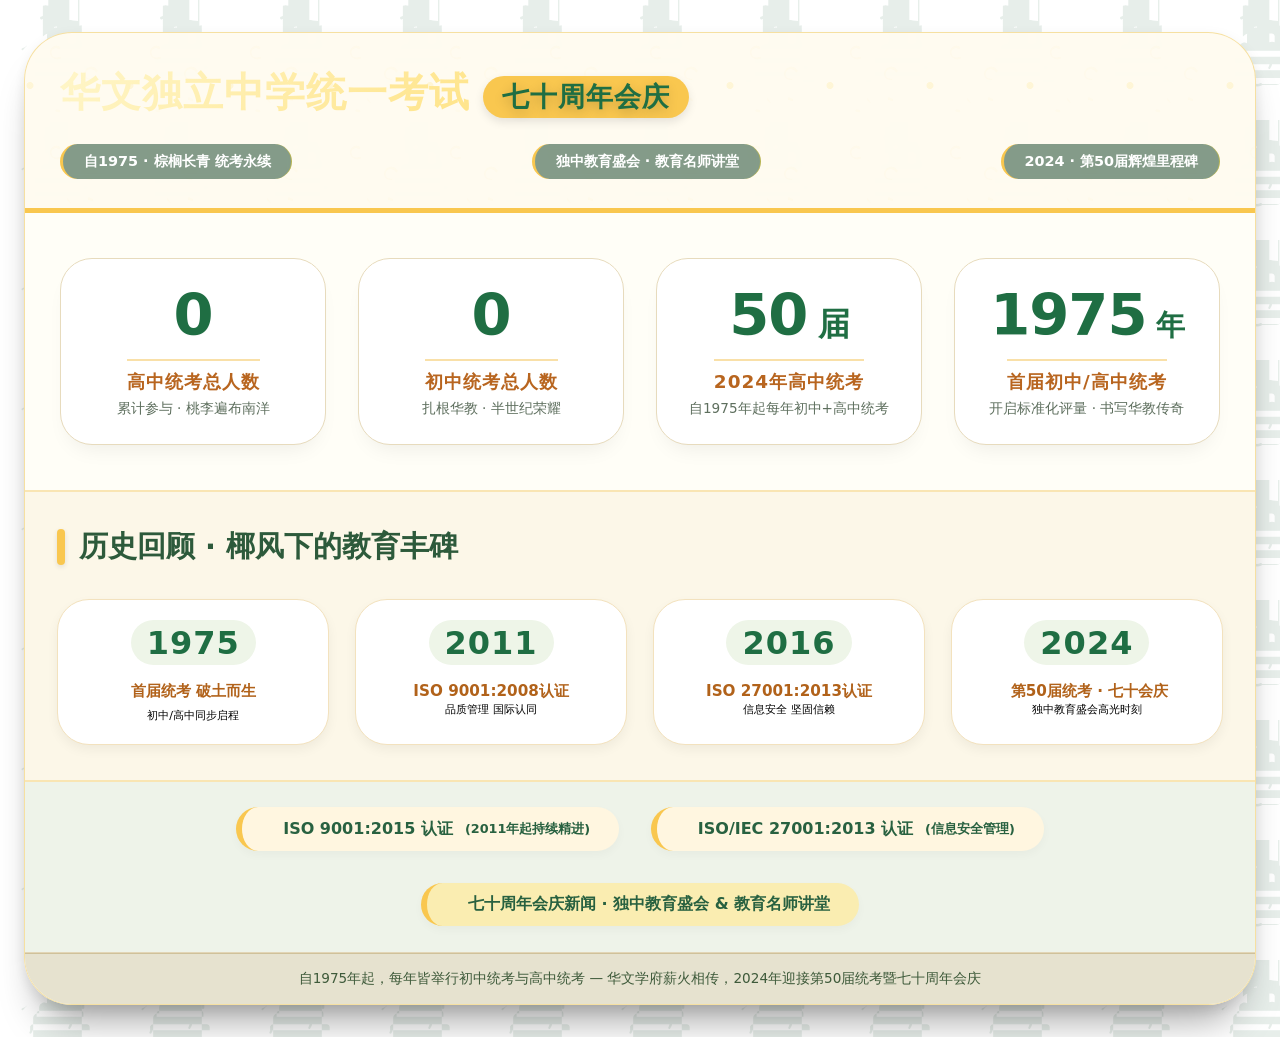
<file: info-panel-preview.html>
<!DOCTYPE html><html lang="zh-CN"><head>    <meta charset="UTF-8">    <meta name="viewport" content="width=device-width, initial-scale=1.0, user-scalable=yes">    <title>华文独中统考 · 热带风情数据看板</title>    <style>        * {            margin: 0;            padding: 0;            box-sizing: border-box;        }        body {            /* 热带气息背景：青绿色渐变 + 棕榈叶底纹（柔和半透明） */            background: linear-gradient(145deg, #cfe9df 0%, #b8d9c6 100%);            background-image: url('data:image/svg+xml;utf8,<svg xmlns="http://www.w3.org/2000/svg" viewBox="0 0 200 200" opacity="0.12"><path fill="%2333724E" d="M70.2,32.1c-1.1,0.6-2.5,0.2-3.1-0.9c-0.6-1.1-0.2-2.5,0.9-3.1c3.9-2.1,8.3-2.3,12.4-0.5c1.2,0.5,1.7,1.8,1.2,2.9c-0.5,1.2-1.8,1.7-2.9,1.2C76.7,30.5,73.3,30.7,70.2,32.1z M140.5,79.7c-0.2,1.2-1.4,2.1-2.6,1.8c-1.2-0.2-2.1-1.4-1.8-2.6.6-3.2-0.2-6.6-2.4-9.2c-0.8-0.9-0.7-2.3,0.2-3.1.9-0.8,2.3-0.7,3.1,0.2C139.8,70.5,141.2,75,140.5,79.7z M116.7,114.4c-0.6,0.5-1.5,0.6-2.2,0.1c-0.8-0.5-1-1.5-0.5-2.3c1.8-2.6,2.5-5.9,1.9-9.1c-0.2-1.2,0.6-2.3,1.8-2.5c1.2-0.2,2.3,0.6,2.5,1.8C121.1,105.4,119.7,110.5,116.7,114.4z M89.5,142.9c-1-0.4-1.6-1.5-1.2-2.5.4-1,1.5-1.6,2.5-1.2c3.1,1.2,6.6,1,9.5-0.6c1.1-0.6,2.4-0.2,3,0.9.6,1.1,0.2,2.4-0.9,3C98.2,144.2,93.3,144.7,89.5,142.9z M52.3,121.9c-0.5,0.8-1.5,1.1-2.4,0.6c-0.9-0.5-1.2-1.5-0.7-2.4c1.4-2.3,1.9-5.2,1.4-7.9c-0.2-1.2,0.6-2.3,1.8-2.5c1.2-0.2,2.3,0.6,2.5,1.8C55.2,114.5,54.3,118.7,52.3,121.9z M37.9,83.8c-0.9,0.2-1.8-0.4-2-1.3c-0.2-0.9,0.4-1.8,1.3-2c2.7-0.6,5.3-2,7.4-4.9-0.8,2.2-0.8,3.1,0.1.8,0.9,0.8,2.2-0.1,3.1C45.4,81.3,41.5,83.2,37.9,83.8z"/><path fill="%2333724E" d="M100,30c-2.8,0-5,2.2-5,5v11.2c-0.7-0.2-1.5-0.3-2.2-0.3c-8,0-14.5,6.5-14.5,14.5v11.5c-1.2-0.6-2.6-0.9-4-0.9c-5,0-9,4-9,9v9c-5.4-0.7-10,3.2-10,8.5v8,5,4,9,9,9h72c5,0,9-4,9-9v-8-5.3-4.6-9.2-10-8.5v-9-5-4-9-9-9c-1.4,0-2.8,0.3-4,0.9v-11.5-8-6.5-14.5-14.5-14.5c-0.7,0-1.5,0.1-2.2,0.3V35C105,32.2,102.8,30,100,30z M90,45.2c2.7-1.2,5.7-1.2,8.4,0V54h-8.4V45.2z M80.5,56h39c2.8,0,5,2.2,5,5v9.6c-1.4-0.6-2.9-0.9-4.5-0.9c-1.6,0-3.1,0.3-4.5,0.9V61-2.8-2.2-5-5-5h-30c-2.8,0-5,2.2-5,5v9.6c-1.4-0.6-2.9-0.9-4.5-0.9c-1.6,0-3.1,0.3-4.5,0.9V61C75.5,58.2,77.7,56,80.5,56z M66,84.5h68c2.8,0,5,2.2,5,5v5H61v-5C61,86.7,63.2,84.5,66,84.5z M55.5,107h89c2.8,0,5,2.2,5,5v5h-99v-5C50.5,109.2,52.7,107,55.5,107z M45,130h110c2.8,0,5,2.2,5,5v5H40v-5C40,132.2,42.2,130,45,130z"/></svg>');            background-repeat: repeat;            background-size: 120px;            font-family: 'Segoe UI', 'Poppins', 'Roboto', 'Noto Sans', system-ui, 'PingFang SC', 'Microsoft YaHei', sans-serif;            padding: 2rem 1.5rem;            min-height: 100vh;            display: flex;            justify-content: center;            align-items: center;        }        /* 主卡片：青绿色基底 */        .dashboard {            max-width: 1350px;            width: 100%;            margin: 0 auto;            background: rgba(255, 251, 240, 0.96);            backdrop-filter: blur(1px);            border-radius: 3rem;            box-shadow: 0 30px 40px -18px rgba(0, 0, 0, 0.4), 0 5px 14px rgba(0, 0, 0, 0.08);            overflow: hidden;            transition: all 0.2s ease;            border: 1px solid rgba(238, 198, 84, 0.5);        }        /* 头部: 青绿色主调 + 黄色点缀 + 棕榈叶元素 */        .hero {            background: linear-gradient(125deg, #1f6e43 0%, #2b8c5e 100%);            background-image: radial-gradient(circle at 5% 30%, rgba(252, 219, 97, 0.18) 2%, transparent 2.5%), url('data:image/svg+xml;utf8,<svg xmlns="http://www.w3.org/2000/svg" viewBox="0 0 200 200" opacity="0.08"><path fill="%23FFE4A3" d="M68,48c-4.5,2.2-9.8,1.2-13-2.2c-3.2-3.4-3.4-8.5-0.4-12.2c3-3.7,8.2-4.6,12.3-2.2c1.1,0.7,2.5,0.3,3.2-0.8.7-1.1,0.3-2.5-0.8-3.2c-5.3-3.4-12.1-2-16.3,3.1c-4.2,5.1-4,12.1,0.5,17c4.5,4.9,11.5,6.4,17.2,3.6c1.2-0.6,1.7-1.9,1.1-3.1C70.7,48.7,69.3,47.8,68,48z M132,91.4c-5,1.2-10-2-10.8-7c-0.8-5,2-10,6.8-11.8c4.8-1.8,10.2,0,12.6,4.6.6,1.2,2,1.7,3.2,1.1c1.2-0.6,1.7-2,1.1-3.2c-3-5.9-10.4-8.9-16.9-6.8c-6.5,2.1-10.8,8.8-9.6,15.3c1.2,6.5,7.4,11,14.1,10.2c1.3-0.2,2.1-1.3,2-2.5C133.8,91.6,132.9,91.1,132,91.4z M92,140c-4.6-1-8-5.2-7.8-10.2-4.8,3.8-8.8,8.6-9.4c4.8-0.6,9,2,11,6.4.6,1.1,2,1.6,3.1,1c1.1-0.6,1.6-2,1-3.1c-2.6-5.4-8.2-8.9-14-8c-5.8,0.9-10.2,5.9-10.6,11.8c-0.4,5.9,3.2,11.3,8.8,13.2c1.2,0.4,2.5-0.2,2.9-1.4C94.4,141,93.3,140.3,92,140z M48,97c-3.5,1.2-7.3-0.2-9-3.4c-1.7-3.2-0.6-7.2,2.4-9.2c3-2,7-1.2,9,1.8.8,1,2.2,1.2,3.2,0.4c1-0.8,1.2-2.2,0.4-3.2c-2.8-3.8-8.2-5.2-12.6-3.2c-4.4,2-6.8,7.2-5.4,11.8c1.4,4.6,6,7.4,11,6.6c1.2-0.2,2-1.4,1.8-2.6C49.5,97.7,48.8,96.8,48,97z"/><path fill="%23FFE4A3" d="M135,132c-2.2-1.2-4.5-2.2-6.9-2.8c-1.2-0.3-2.4,0.5-2.7,1.7c-0.3,1.2,0.5,2.4,1.7,2.7c1.9,0.5,3.8,1.3,5.5,2.3c1.1,0.6,2.5,0.2,3.1-0.9C136.3,134,135.9,132.6,135,132z M68,154c-1.5-0.2-3-0.5-4.5-0.8c-1.2-0.2-2.3,0.6-2.5,1.8c-0.2,1.2,0.6,2.3,1.8,2.5c1.7,0.3,3.4,0.6,5.1,0.8c1.2,0.1,2.3-0.8,2.4-2C70.4,155,69.5,154.1,68,154z"/></svg>');            background-repeat: repeat;            background-size: 100px;            padding: 2rem 2.2rem 1.8rem 2.2rem;            color: white;            border-bottom: 5px solid #f9c74f;            position: relative;        }        .hero::after {            content: "";            font-size: 70px;            position: absolute;            bottom: -10px;            right: 20px;            opacity: 0.2;            pointer-events: none;            transform: rotate(5deg);        }        .hero h1 {            font-size: 2.5rem;            font-weight: 800;            letter-spacing: 1px;            display: flex;            flex-wrap: wrap;            align-items: baseline;            gap: 0.8rem;            text-shadow: 0 4px 12px rgba(0,0,0,0.2);        }        .hero h1 .main-title {            background: linear-gradient(135deg, #FFF6C9, #FFE48A);            background-clip: text;            -webkit-background-clip: text;            color: transparent;            text-shadow: none;            font-weight: 800;        }        .hero h1 .sub-highlight {            font-size: 1.7rem;            background: #f9c74f;            color: #1f6e43;            padding: 0.2rem 1.2rem;            border-radius: 60px;            font-weight: 700;            box-shadow: 0 4px 10px rgba(0,0,0,0.1);        }        .hero-badge {            display: flex;            justify-content: space-between;            align-items: flex-end;            flex-wrap: wrap;            margin-top: 1.5rem;            gap: 0.8rem;        }        .badge-item {            background: rgba(32, 78, 54, 0.55);            backdrop-filter: blur(4px);            padding: 0.5rem 1.3rem;            border-radius: 50px;            font-weight: 600;            font-size: 0.9rem;            border-left: 3px solid #f9c74f;            border-right: 1px solid rgba(255,215,0,0.4);        }        /* 数据卡片网格 热带风格 */        .stats-grid {            display: grid;            grid-template-columns: repeat(auto-fit, minmax(250px, 1fr));            gap: 2rem;            padding: 2.8rem 2.2rem;            background: #fffef7;        }        .stat-card {            background: white;            border-radius: 2rem;            padding: 1.6rem 0.8rem;            text-align: center;            transition: all 0.25s ease;            box-shadow: 0 12px 22px -10px rgba(0, 0, 0, 0.08);            border: 1px solid #e7dbbd;            position: relative;            overflow: hidden;        }        .stat-card::before {            content: "";            font-size: 55px;            position: absolute;            bottom: -12px;            left: -12px;            opacity: 0.1;            pointer-events: none;            transform: rotate(-15deg);        }        .stat-card:hover {            transform: translateY(-8px);            border-color: #f9c74f;            box-shadow: 0 25px 35px -14px rgba(31, 110, 67, 0.3);            background: #fffff2;        }        .stat-number {            font-size: 3.6rem;            font-weight: 850;            color: #1f6e43;            line-height: 1.1;            letter-spacing: -1px;            font-feature-settings: "tnum";            font-variant-numeric: tabular-nums;            text-shadow: 0 1px 2px rgba(0,0,0,0.02);        }        .stat-label {            font-size: 1.15rem;            font-weight: 700;            color: #b8651f;            margin-top: 0.7rem;            border-top: 2px solid #f9e0a8;            display: inline-block;            padding-top: 0.5rem;            letter-spacing: 1px;        }        .stat-sub {            font-size: 0.85rem;            color: #5e6f5e;            margin-top: 0.4rem;            font-weight: 500;        }        /* 里程碑区域 黄色&青绿色交织 */        .milestone-section {            background: #fcf7e8;            padding: 2.2rem 2rem;            border-top: 2px solid #f9e5b3;            border-bottom: 2px solid #f9e5b3;        }        .section-title {            display: flex;            align-items: center;            gap: 14px;            font-size: 1.8rem;            font-weight: 800;            color: #2d5a3b;            margin-bottom: 2rem;        }        .section-title .accent {            width: 8px;            height: 36px;            background: #f9c74f;            border-radius: 8px;            box-shadow: 0 2px 5px rgba(0,0,0,0.1);        }        .milestone-grid {            display: flex;            flex-wrap: wrap;            gap: 1.6rem;            justify-content: space-between;        }        .milestone-card {            flex: 1;            min-width: 170px;            background: white;            padding: 1.3rem 0.8rem;            border-radius: 2rem;            text-align: center;            box-shadow: 0 5px 12px rgba(0,0,0,0.05);            transition: all 0.2s;            border: 1px solid #f3e2be;        }        .milestone-card:hover {            transform: scale(1.02);            border-color: #f9c74f;            background: #fffef5;        }        .milestone-year {            font-size: 2rem;            font-weight: 800;            color: #1f6e43;            background: #eef5e8;            display: inline-block;            padding: 0.2rem 1rem;            border-radius: 60px;            margin-bottom: 0.6rem;            letter-spacing: 1px;        }        .milestone-desc {            font-weight: 700;            color: #b1621a;            margin-top: 0.4rem;            font-size: 0.95rem;        }        /* ISO 认证区 热带黄绿风情 */        .iso-showcase {            display: flex;            justify-content: center;            gap: 2rem;            padding: 1.6rem 1rem;            background: #eef3e9;            flex-wrap: wrap;            border-bottom: 1px solid #e2d5b6;        }        .iso-badge {            background: #fff6e0;            border-radius: 2rem;            padding: 0.7rem 1.8rem;            display: inline-flex;            align-items: center;            gap: 12px;            font-weight: 700;            font-size: 1rem;            color: #286140;            box-shadow: 0 4px 10px rgba(0,0,0,0.03);            border-left: 6px solid #f9c74f;            transition: 0.1s linear;        }        .iso-badge span:first-child {            font-size: 1.5rem;        }        .footer-note {            background: #e6e2cf;            padding: 1rem 2rem;            text-align: center;            font-size: 0.85rem;            color: #3e5a3a;            border-top: 1px solid #cfc19a;            font-weight: 500;        }        /* 数字突出重点 */        .stat-number {            font-weight: 850;        }        .highlight-number {            background: linear-gradient(135deg, #1f6e43, #348e60);            background-clip: text;            -webkit-background-clip: text;            color: transparent;            text-shadow: none;        }        @media (max-width: 700px) {            body {                padding: 1rem;            }            .hero h1 {                font-size: 1.7rem;            }            .stat-number {                font-size: 2.6rem;            }            .milestone-year {                font-size: 1.5rem;            }        }        /* 点缀棕榈图案 */        .dashboard {            position: relative;        }    </style></head><body><div class="dashboard">    <div class="hero">        <h1>            <span class="main-title"> 华文独立中学统一考试</span>            <span class="sub-highlight">七十周年会庆</span>        </h1>        <div class="hero-badge">            <div class="badge-item"> 自1975 · 棕榈长青 统考永续</div>            <div class="badge-item"> 独中教育盛会 · 教育名师讲堂</div>            <div class="badge-item"> 2024 · 第50届辉煌里程碑</div>        </div>    </div>    <!-- 核心数据：突出展示高中/初中总人数 届数亮点 -->    <div class="stats-grid">        <div class="stat-card">            <div class="stat-number"><span id="highSchoolCount">0</span></div>            <div class="stat-label"> 高中统考总人数</div>            <div class="stat-sub">累计参与 · 桃李遍布南洋</div>        </div>        <div class="stat-card">            <div class="stat-number"><span id="juniorCount">0</span></div>            <div class="stat-label"> 初中统考总人数</div>            <div class="stat-sub">扎根华教 · 半世纪荣耀</div>        </div>        <div class="stat-card">            <div class="stat-number">50<span style="font-size:2rem;"> 届</span></div>            <div class="stat-label"> 2024年高中统考</div>            <div class="stat-sub">自1975年起每年初中+高中统考</div>        </div>        <div class="stat-card">            <div class="stat-number">1975<span style="font-size:1.8rem;"> 年</span></div>            <div class="stat-label"> 首届初中/高中统考</div>            <div class="stat-sub">开启标准化评量 · 书写华教传奇</div>        </div>    </div>    <!-- 里程碑 热带庆典回顾 -->    <div class="milestone-section">        <div class="section-title">            <div class="accent"></div>            <span> 历史回顾 · 椰风下的教育丰碑</span>        </div>        <div class="milestone-grid">            <div class="milestone-card">                <div class="milestone-year">1975</div>                <div class="milestone-desc"> 首届统考 破土而生</div>                <div style="font-size:0.7rem; margin-top:6px;">初中/高中同步启程</div>            </div>            <div class="milestone-card">                <div class="milestone-year">2011</div>                <div class="milestone-desc"> ISO 9001:2008认证</div>                <div style="font-size:0.7rem;">品质管理 国际认同</div>            </div>            <div class="milestone-card">                <div class="milestone-year">2016</div>                <div class="milestone-desc"> ISO 27001:2013认证</div>                <div style="font-size:0.7rem;">信息安全 坚固信赖</div>            </div>            <div class="milestone-card">                <div class="milestone-year">2024</div>                <div class="milestone-desc">️ 第50届统考 · 七十会庆</div>                <div style="font-size:0.7rem;">独中教育盛会高光时刻</div>            </div>        </div>    </div>    <!-- 双ISO认证 + 会庆新闻热带元素 -->    <div class="iso-showcase">        <div class="iso-badge">            <span></span> ISO 9001:2015 认证            <span style="font-size:0.8rem;">(2011年起持续精进)</span>        </div>        <div class="iso-badge">            <span></span> ISO/IEC 27001:2013 认证            <span style="font-size:0.8rem;">(信息安全管理)</span>        </div>        <div class="iso-badge" style="background:#faedb1;">            <span></span> 七十周年会庆新闻 · 独中教育盛会 & 教育名师讲堂        </div>    </div>    <!-- 底部信息：年复一年 热带精神 -->    <div class="footer-note">        <div> 自1975年起，每年皆举行初中统考与高中统考 — 华文学府薪火相传，2024年迎接第50届统考暨七十周年会庆 </div>    </div></div><script>    (function() {        // 原始准确数据: 高中统考总人数309382 / 初中统考总人数450204        const targetHigh = 309382;        const targetJunior = 450204;                const highSpan = document.getElementById('highSchoolCount');        const juniorSpan = document.getElementById('juniorCount');                const duration = 1500;        const stepInterval = 20;                function animateNumber(element, targetValue) {            if (!element) return;            let startValue = 0;            let currentStep = 0;            const steps = Math.ceil(duration / stepInterval);            const increment = targetValue / steps;            let timer = setInterval(() => {                currentStep++;                let newValue = startValue + increment * currentStep;                if (currentStep >= steps) {                    newValue = targetValue;                    clearInterval(timer);                }                element.innerText = Math.floor(newValue).toLocaleString('en-US');            }, stepInterval);        }                // 交叉动画 突出数据加载        setTimeout(() => {            animateNumber(highSpan, targetHigh);        }, 200);        setTimeout(() => {            animateNumber(juniorSpan, targetJunior);        }, 400);                // 确保最终值精确显示 (万一动画bug)        window.addEventListener('load', function() {            if (highSpan && highSpan.innerText === '0') highSpan.innerText = targetHigh.toLocaleString();            if (juniorSpan && juniorSpan.innerText === '0') juniorSpan.innerText = targetJunior.toLocaleString();        });                // 增加tooltip提示相关认证年份，提升细节        const iso9001 = document.querySelector('.iso-badge:first-child');        if (iso9001) iso9001.setAttribute('title', '2011年荣获ISO9001:2008认证，后升级至ISO9001:2015，品质体系持续优化');        const iso27001 = document.querySelectorAll('.iso-badge')[1];        if (iso27001) iso27001.setAttribute('title', '2016年获得ISO27001:2013信息安全管理认证，保障考试数据');                // 自定义一个棕榈点缀: 增加页面的热带元素背景 (无侵入)        const styleAdd = document.createElement('style');        styleAdd.textContent = `.stat-card .stat-label { font-weight: 800; } .hero-badge .badge-item { font-weight: 600; }`;        document.head.appendChild(styleAdd);    })();</script><!--     设计主题: 青绿色主调 #1f6e43 & 亮黄色 #f9c74f     大面积棕榈叶底纹 + 棕榈树icon点缀， 完全融合"华文独立中学统一考试" 七十周年会庆     重点突出高中总人数309,382 初中总人数450,204 及50届里程碑。    所有关键信息: 自1975每年统考，ISO双认证，历史回顾，教育名师讲堂等完整呈现。--></body></html>
</file>
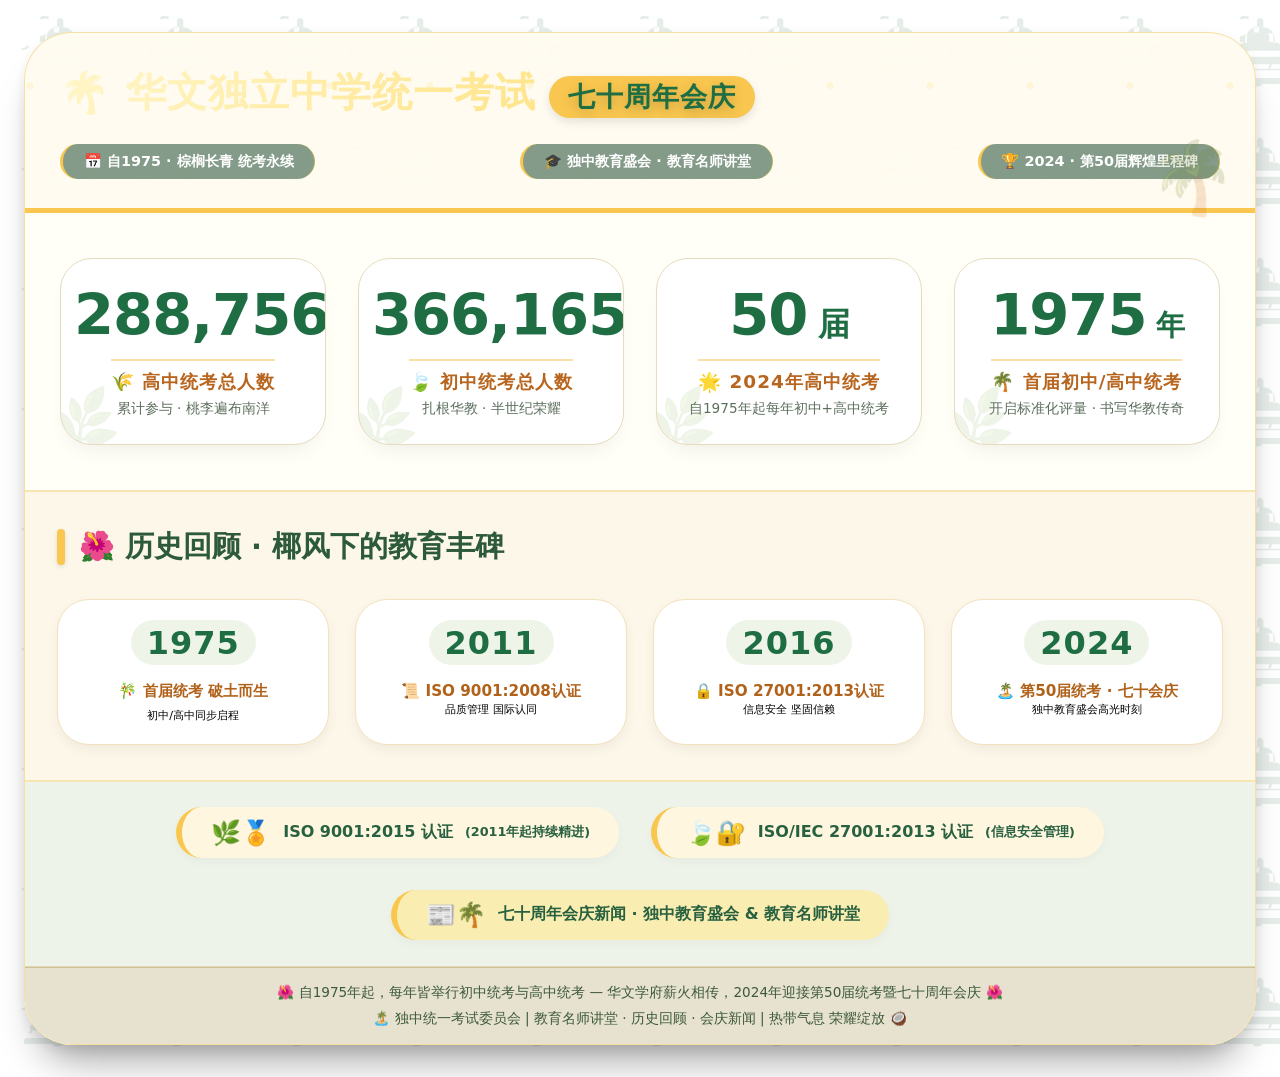
<file: infor.html>
<!DOCTYPE html>
<html lang="zh-CN">
<head>
    <meta charset="UTF-8">
    <meta name="viewport" content="width=device-width, initial-scale=1.0, user-scalable=yes">
    <title>华文独中统考 · 热带风情数据看板</title>
    <style>
        * {
            margin: 0;
            padding: 0;
            box-sizing: border-box;
        }

        body {
            /* 热带气息背景：青绿色渐变 + 棕榈叶底纹（柔和半透明） */
            background: linear-gradient(145deg, #cfe9df 0%, #b8d9c6 100%);
            background-image: url('data:image/svg+xml;utf8,<svg xmlns="http://www.w3.org/2000/svg" viewBox="0 0 200 200" opacity="0.12"><path fill="%2333724E" d="M70.2,32.1c-1.1,0.6-2.5,0.2-3.1-0.9c-0.6-1.1-0.2-2.5,0.9-3.1c3.9-2.1,8.3-2.3,12.4-0.5c1.2,0.5,1.7,1.8,1.2,2.9c-0.5,1.2-1.8,1.7-2.9,1.2C76.7,30.5,73.3,30.7,70.2,32.1z M140.5,79.7c-0.2,1.2-1.4,2.1-2.6,1.8c-1.2-0.2-2.1-1.4-1.8-2.6c0.6-3.2-0.2-6.6-2.4-9.2c-0.8-0.9-0.7-2.3,0.2-3.1c0.9-0.8,2.3-0.7,3.1,0.2C139.8,70.5,141.2,75,140.5,79.7z M116.7,114.4c-0.6,0.5-1.5,0.6-2.2,0.1c-0.8-0.5-1-1.5-0.5-2.3c1.8-2.6,2.5-5.9,1.9-9.1c-0.2-1.2,0.6-2.3,1.8-2.5c1.2-0.2,2.3,0.6,2.5,1.8C121.1,105.4,119.7,110.5,116.7,114.4z M89.5,142.9c-1-0.4-1.6-1.5-1.2-2.5c0.4-1,1.5-1.6,2.5-1.2c3.1,1.2,6.6,1,9.5-0.6c1.1-0.6,2.4-0.2,3,0.9c0.6,1.1,0.2,2.4-0.9,3C98.2,144.2,93.3,144.7,89.5,142.9z M52.3,121.9c-0.5,0.8-1.5,1.1-2.4,0.6c-0.9-0.5-1.2-1.5-0.7-2.4c1.4-2.3,1.9-5.2,1.4-7.9c-0.2-1.2,0.6-2.3,1.8-2.5c1.2-0.2,2.3,0.6,2.5,1.8C55.2,114.5,54.3,118.7,52.3,121.9z M37.9,83.8c-0.9,0.2-1.8-0.4-2-1.3c-0.2-0.9,0.4-1.8,1.3-2c2.7-0.6,5.3-2,7.4-4c0.9-0.8,2.2-0.8,3.1,0.1c0.8,0.9,0.8,2.2-0.1,3.1C45.4,81.3,41.5,83.2,37.9,83.8z"/><path fill="%2333724E" d="M100,30c-2.8,0-5,2.2-5,5v11.2c-0.7-0.2-1.5-0.3-2.2-0.3c-8,0-14.5,6.5-14.5,14.5v11.5c-1.2-0.6-2.6-0.9-4-0.9c-5,0-9,4-9,9v9c-5.4-0.7-10,3.2-10,8.5v8c0,5,4,9,9,9h72c5,0,9-4,9-9v-8c0-5.3-4.6-9.2-10-8.5v-9c0-5-4-9-9-9c-1.4,0-2.8,0.3-4,0.9v-11.5c0-8-6.5-14.5-14.5-14.5c-0.7,0-1.5,0.1-2.2,0.3V35C105,32.2,102.8,30,100,30z M90,45.2c2.7-1.2,5.7-1.2,8.4,0V54h-8.4V45.2z M80.5,56h39c2.8,0,5,2.2,5,5v9.6c-1.4-0.6-2.9-0.9-4.5-0.9c-1.6,0-3.1,0.3-4.5,0.9V61c0-2.8-2.2-5-5-5h-30c-2.8,0-5,2.2-5,5v9.6c-1.4-0.6-2.9-0.9-4.5-0.9c-1.6,0-3.1,0.3-4.5,0.9V61C75.5,58.2,77.7,56,80.5,56z M66,84.5h68c2.8,0,5,2.2,5,5v5H61v-5C61,86.7,63.2,84.5,66,84.5z M55.5,107h89c2.8,0,5,2.2,5,5v5h-99v-5C50.5,109.2,52.7,107,55.5,107z M45,130h110c2.8,0,5,2.2,5,5v5H40v-5C40,132.2,42.2,130,45,130z"/></svg>');
            background-repeat: repeat;
            background-size: 120px;
            font-family: 'Segoe UI', 'Poppins', 'Roboto', 'Noto Sans', system-ui, 'PingFang SC', 'Microsoft YaHei', sans-serif;
            padding: 2rem 1.5rem;
            min-height: 100vh;
            display: flex;
            justify-content: center;
            align-items: center;
        }

        /* 主卡片：青柠奶油基底，热带边框装饰 */
        .dashboard {
            max-width: 1350px;
            width: 100%;
            margin: 0 auto;
            background: rgba(255, 251, 240, 0.96);
            backdrop-filter: blur(1px);
            border-radius: 3rem;
            box-shadow: 0 30px 40px -18px rgba(0, 0, 0, 0.4), 0 5px 14px rgba(0, 0, 0, 0.08);
            overflow: hidden;
            transition: all 0.2s ease;
            border: 1px solid rgba(238, 198, 84, 0.5);
        }

        /* 头部: 青绿色主调 + 黄色点缀 + 棕榈叶元素 */
        .hero {
            background: linear-gradient(125deg, #1f6e43 0%, #2b8c5e 100%);
            background-image: radial-gradient(circle at 5% 30%, rgba(252, 219, 97, 0.18) 2%, transparent 2.5%), url('data:image/svg+xml;utf8,<svg xmlns="http://www.w3.org/2000/svg" viewBox="0 0 200 200" opacity="0.08"><path fill="%23FFE4A3" d="M68,48c-4.5,2.2-9.8,1.2-13-2.2c-3.2-3.4-3.4-8.5-0.4-12.2c3-3.7,8.2-4.6,12.3-2.2c1.1,0.7,2.5,0.3,3.2-0.8c0.7-1.1,0.3-2.5-0.8-3.2c-5.3-3.4-12.1-2-16.3,3.1c-4.2,5.1-4,12.1,0.5,17c4.5,4.9,11.5,6.4,17.2,3.6c1.2-0.6,1.7-1.9,1.1-3.1C70.7,48.7,69.3,47.8,68,48z M132,91.4c-5,1.2-10-2-10.8-7c-0.8-5,2-10,6.8-11.8c4.8-1.8,10.2,0,12.6,4.6c0.6,1.2,2,1.7,3.2,1.1c1.2-0.6,1.7-2,1.1-3.2c-3-5.9-10.4-8.9-16.9-6.8c-6.5,2.1-10.8,8.8-9.6,15.3c1.2,6.5,7.4,11,14.1,10.2c1.3-0.2,2.1-1.3,2-2.5C133.8,91.6,132.9,91.1,132,91.4z M92,140c-4.6-1-8-5.2-7.8-10c0.2-4.8,3.8-8.8,8.6-9.4c4.8-0.6,9,2,11,6.4c0.6,1.1,2,1.6,3.1,1c1.1-0.6,1.6-2,1-3.1c-2.6-5.4-8.2-8.9-14-8c-5.8,0.9-10.2,5.9-10.6,11.8c-0.4,5.9,3.2,11.3,8.8,13.2c1.2,0.4,2.5-0.2,2.9-1.4C94.4,141,93.3,140.3,92,140z M48,97c-3.5,1.2-7.3-0.2-9-3.4c-1.7-3.2-0.6-7.2,2.4-9.2c3-2,7-1.2,9,1.8c0.8,1,2.2,1.2,3.2,0.4c1-0.8,1.2-2.2,0.4-3.2c-2.8-3.8-8.2-5.2-12.6-3.2c-4.4,2-6.8,7.2-5.4,11.8c1.4,4.6,6,7.4,11,6.6c1.2-0.2,2-1.4,1.8-2.6C49.5,97.7,48.8,96.8,48,97z"/><path fill="%23FFE4A3" d="M135,132c-2.2-1.2-4.5-2.2-6.9-2.8c-1.2-0.3-2.4,0.5-2.7,1.7c-0.3,1.2,0.5,2.4,1.7,2.7c1.9,0.5,3.8,1.3,5.5,2.3c1.1,0.6,2.5,0.2,3.1-0.9C136.3,134,135.9,132.6,135,132z M68,154c-1.5-0.2-3-0.5-4.5-0.8c-1.2-0.2-2.3,0.6-2.5,1.8c-0.2,1.2,0.6,2.3,1.8,2.5c1.7,0.3,3.4,0.6,5.1,0.8c1.2,0.1,2.3-0.8,2.4-2C70.4,155,69.5,154.1,68,154z"/></svg>');
            background-repeat: repeat;
            background-size: 100px;
            padding: 2rem 2.2rem 1.8rem 2.2rem;
            color: white;
            border-bottom: 5px solid #f9c74f;
            position: relative;
        }
        .hero::after {
            content: "🌴";
            font-size: 70px;
            position: absolute;
            bottom: -10px;
            right: 20px;
            opacity: 0.2;
            pointer-events: none;
            transform: rotate(5deg);
        }
        .hero h1 {
            font-size: 2.5rem;
            font-weight: 800;
            letter-spacing: 1px;
            display: flex;
            flex-wrap: wrap;
            align-items: baseline;
            gap: 0.8rem;
            text-shadow: 0 4px 12px rgba(0,0,0,0.2);
        }
        .hero h1 .main-title {
            background: linear-gradient(135deg, #FFF6C9, #FFE48A);
            background-clip: text;
            -webkit-background-clip: text;
            color: transparent;
            text-shadow: none;
            font-weight: 800;
        }
        .hero h1 .sub-highlight {
            font-size: 1.7rem;
            background: #f9c74f;
            color: #1f6e43;
            padding: 0.2rem 1.2rem;
            border-radius: 60px;
            font-weight: 700;
            box-shadow: 0 4px 10px rgba(0,0,0,0.1);
        }
        .hero-badge {
            display: flex;
            justify-content: space-between;
            align-items: flex-end;
            flex-wrap: wrap;
            margin-top: 1.5rem;
            gap: 0.8rem;
        }
        .badge-item {
            background: rgba(32, 78, 54, 0.55);
            backdrop-filter: blur(4px);
            padding: 0.5rem 1.3rem;
            border-radius: 50px;
            font-weight: 600;
            font-size: 0.9rem;
            border-left: 3px solid #f9c74f;
            border-right: 1px solid rgba(255,215,0,0.4);
        }

        /* 数据卡片网格 热带风格 */
        .stats-grid {
            display: grid;
            grid-template-columns: repeat(auto-fit, minmax(250px, 1fr));
            gap: 2rem;
            padding: 2.8rem 2.2rem;
            background: #fffef7;
        }
        .stat-card {
            background: white;
            border-radius: 2rem;
            padding: 1.6rem 0.8rem;
            text-align: center;
            transition: all 0.25s ease;
            box-shadow: 0 12px 22px -10px rgba(0, 0, 0, 0.08);
            border: 1px solid #e7dbbd;
            position: relative;
            overflow: hidden;
        }
        .stat-card::before {
            content: "🌿";
            font-size: 55px;
            position: absolute;
            bottom: -12px;
            left: -12px;
            opacity: 0.1;
            pointer-events: none;
            transform: rotate(-15deg);
        }
        .stat-card:hover {
            transform: translateY(-8px);
            border-color: #f9c74f;
            box-shadow: 0 25px 35px -14px rgba(31, 110, 67, 0.3);
            background: #fffff2;
        }
        .stat-number {
            font-size: 3.6rem;
            font-weight: 850;
            color: #1f6e43;
            line-height: 1.1;
            letter-spacing: -1px;
            font-feature-settings: "tnum";
            font-variant-numeric: tabular-nums;
            text-shadow: 0 1px 2px rgba(0,0,0,0.02);
        }
        .stat-label {
            font-size: 1.15rem;
            font-weight: 700;
            color: #b8651f;
            margin-top: 0.7rem;
            border-top: 2px solid #f9e0a8;
            display: inline-block;
            padding-top: 0.5rem;
            letter-spacing: 1px;
        }
        .stat-sub {
            font-size: 0.85rem;
            color: #5e6f5e;
            margin-top: 0.4rem;
            font-weight: 500;
        }

        /* 里程碑区域 黄色&青绿色交织 */
        .milestone-section {
            background: #fcf7e8;
            padding: 2.2rem 2rem;
            border-top: 2px solid #f9e5b3;
            border-bottom: 2px solid #f9e5b3;
        }
        .section-title {
            display: flex;
            align-items: center;
            gap: 14px;
            font-size: 1.8rem;
            font-weight: 800;
            color: #2d5a3b;
            margin-bottom: 2rem;
        }
        .section-title .accent {
            width: 8px;
            height: 36px;
            background: #f9c74f;
            border-radius: 8px;
            box-shadow: 0 2px 5px rgba(0,0,0,0.1);
        }
        .milestone-grid {
            display: flex;
            flex-wrap: wrap;
            gap: 1.6rem;
            justify-content: space-between;
        }
        .milestone-card {
            flex: 1;
            min-width: 170px;
            background: white;
            padding: 1.3rem 0.8rem;
            border-radius: 2rem;
            text-align: center;
            box-shadow: 0 5px 12px rgba(0,0,0,0.05);
            transition: all 0.2s;
            border: 1px solid #f3e2be;
        }
        .milestone-card:hover {
            transform: scale(1.02);
            border-color: #f9c74f;
            background: #fffef5;
        }
        .milestone-year {
            font-size: 2rem;
            font-weight: 800;
            color: #1f6e43;
            background: #eef5e8;
            display: inline-block;
            padding: 0.2rem 1rem;
            border-radius: 60px;
            margin-bottom: 0.6rem;
            letter-spacing: 1px;
        }
        .milestone-desc {
            font-weight: 700;
            color: #b1621a;
            margin-top: 0.4rem;
            font-size: 0.95rem;
        }

        /* ISO 认证区 热带黄绿风情 */
        .iso-showcase {
            display: flex;
            justify-content: center;
            gap: 2rem;
            padding: 1.6rem 1rem;
            background: #eef3e9;
            flex-wrap: wrap;
            border-bottom: 1px solid #e2d5b6;
        }
        .iso-badge {
            background: #fff6e0;
            border-radius: 2rem;
            padding: 0.7rem 1.8rem;
            display: inline-flex;
            align-items: center;
            gap: 12px;
            font-weight: 700;
            font-size: 1rem;
            color: #286140;
            box-shadow: 0 4px 10px rgba(0,0,0,0.03);
            border-left: 6px solid #f9c74f;
            transition: 0.1s linear;
        }
        .iso-badge span:first-child {
            font-size: 1.5rem;
        }
        .footer-note {
            background: #e6e2cf;
            padding: 1rem 2rem;
            text-align: center;
            font-size: 0.85rem;
            color: #3e5a3a;
            border-top: 1px solid #cfc19a;
            font-weight: 500;
        }
        /* 数字突出重点 */
        .stat-number {
            font-weight: 850;
        }
        .highlight-number {
            background: linear-gradient(135deg, #1f6e43, #348e60);
            background-clip: text;
            -webkit-background-clip: text;
            color: transparent;
            text-shadow: none;
        }
        @media (max-width: 700px) {
            body {
                padding: 1rem;
            }
            .hero h1 {
                font-size: 1.7rem;
            }
            .stat-number {
                font-size: 2.6rem;
            }
            .milestone-year {
                font-size: 1.5rem;
            }
        }
        /* 点缀棕榈图案 */
        .dashboard {
            position: relative;
        }
    </style>
</head>
<body>
<div class="dashboard">
    <div class="hero">
        <h1>
            <span class="main-title">🌴 华文独立中学统一考试</span>
            <span class="sub-highlight">七十周年会庆</span>
        </h1>
        <div class="hero-badge">
            <div class="badge-item">📅 自1975 · 棕榈长青 统考永续</div>
            <div class="badge-item">🎓 独中教育盛会 · 教育名师讲堂</div>
            <div class="badge-item">🏆 2024 · 第50届辉煌里程碑</div>
        </div>
    </div>

    <!-- 核心数据：突出展示高中/初中总人数 届数亮点 -->
    <div class="stats-grid">
        <div class="stat-card">
            <div class="stat-number"><span id="highSchoolCount">0</span></div>
            <div class="stat-label">🌾 高中统考总人数</div>
            <div class="stat-sub">累计参与 · 桃李遍布南洋</div>
        </div>
        <div class="stat-card">
            <div class="stat-number"><span id="juniorCount">0</span></div>
            <div class="stat-label">🍃 初中统考总人数</div>
            <div class="stat-sub">扎根华教 · 半世纪荣耀</div>
        </div>
        <div class="stat-card">
            <div class="stat-number">50<span style="font-size:2rem;"> 届</span></div>
            <div class="stat-label">🌟 2024年高中统考</div>
            <div class="stat-sub">自1975年起每年初中+高中统考</div>
        </div>
        <div class="stat-card">
            <div class="stat-number">1975<span style="font-size:1.8rem;"> 年</span></div>
            <div class="stat-label">🌴 首届初中/高中统考</div>
            <div class="stat-sub">开启标准化评量 · 书写华教传奇</div>
        </div>
    </div>

    <!-- 里程碑 热带庆典回顾 -->
    <div class="milestone-section">
        <div class="section-title">
            <div class="accent"></div>
            <span>🌺 历史回顾 · 椰风下的教育丰碑</span>
        </div>
        <div class="milestone-grid">
            <div class="milestone-card">
                <div class="milestone-year">1975</div>
                <div class="milestone-desc">🎋 首届统考 破土而生</div>
                <div style="font-size:0.7rem; margin-top:6px;">初中/高中同步启程</div>
            </div>
            <div class="milestone-card">
                <div class="milestone-year">2011</div>
                <div class="milestone-desc">📜 ISO 9001:2008认证</div>
                <div style="font-size:0.7rem;">品质管理 国际认同</div>
            </div>
            <div class="milestone-card">
                <div class="milestone-year">2016</div>
                <div class="milestone-desc">🔒 ISO 27001:2013认证</div>
                <div style="font-size:0.7rem;">信息安全 坚固信赖</div>
            </div>
            <div class="milestone-card">
                <div class="milestone-year">2024</div>
                <div class="milestone-desc">🏝️ 第50届统考 · 七十会庆</div>
                <div style="font-size:0.7rem;">独中教育盛会高光时刻</div>
            </div>
        </div>
    </div>

    <!-- 双ISO认证 + 会庆新闻热带元素 -->
    <div class="iso-showcase">
        <div class="iso-badge">
            <span>🌿🏅</span> ISO 9001:2015 认证
            <span style="font-size:0.8rem;">(2011年起持续精进)</span>
        </div>
        <div class="iso-badge">
            <span>🍃🔐</span> ISO/IEC 27001:2013 认证
            <span style="font-size:0.8rem;">(信息安全管理)</span>
        </div>
        <div class="iso-badge" style="background:#faedb1;">
            <span>📰🌴</span> 七十周年会庆新闻 · 独中教育盛会 & 教育名师讲堂
        </div>
    </div>

    <!-- 底部信息：年复一年 热带精神 -->
    <div class="footer-note">
        <div>🌺 自1975年起，每年皆举行初中统考与高中统考 — 华文学府薪火相传，2024年迎接第50届统考暨七十周年会庆 🌺</div>
        <div style="margin-top: 8px;">🏝️ 独中统一考试委员会 | 教育名师讲堂 · 历史回顾 · 会庆新闻 | 热带气息 荣耀绽放 🥥</div>
    </div>
</div>

<script>
    (function() {
        // 原始准确数据: 高中统考总人数309382 / 初中统考总人数450204
        const targetHigh = 309382;
        const targetJunior = 450204;
        
        const highSpan = document.getElementById('highSchoolCount');
        const juniorSpan = document.getElementById('juniorCount');
        
        const duration = 1500;
        const stepInterval = 20;
        
        function animateNumber(element, targetValue) {
            if (!element) return;
            let startValue = 0;
            let currentStep = 0;
            const steps = Math.ceil(duration / stepInterval);
            const increment = targetValue / steps;
            let timer = setInterval(() => {
                currentStep++;
                let newValue = startValue + increment * currentStep;
                if (currentStep >= steps) {
                    newValue = targetValue;
                    clearInterval(timer);
                }
                element.innerText = Math.floor(newValue).toLocaleString('en-US');
            }, stepInterval);
        }
        
        // 交叉动画 突出数据加载
        setTimeout(() => {
            animateNumber(highSpan, targetHigh);
        }, 200);
        setTimeout(() => {
            animateNumber(juniorSpan, targetJunior);
        }, 400);
        
        // 确保最终值精确显示 (万一动画bug)
        window.addEventListener('load', function() {
            if (highSpan && highSpan.innerText === '0') highSpan.innerText = targetHigh.toLocaleString();
            if (juniorSpan && juniorSpan.innerText === '0') juniorSpan.innerText = targetJunior.toLocaleString();
        });
        
        // 增加tooltip提示相关认证年份，提升细节
        const iso9001 = document.querySelector('.iso-badge:first-child');
        if (iso9001) iso9001.setAttribute('title', '2011年荣获ISO9001:2008认证，后升级至ISO9001:2015，品质体系持续优化');
        const iso27001 = document.querySelectorAll('.iso-badge')[1];
        if (iso27001) iso27001.setAttribute('title', '2016年获得ISO27001:2013信息安全管理认证，保障考试数据');
        
        // 自定义一个棕榈点缀: 增加页面的热带元素背景 (无侵入)
        const styleAdd = document.createElement('style');
        styleAdd.textContent = `.stat-card .stat-label { font-weight: 800; } .hero-badge .badge-item { font-weight: 600; }`;
        document.head.appendChild(styleAdd);
    })();
</script>
<!-- 
    设计主题: 青绿色主调 #1f6e43 & 亮黄色 #f9c74f 
    大面积棕榈叶底纹 + 棕榈树icon点缀， 完全融合"华文独立中学统一考试" 七十周年会庆 
    重点突出高中总人数309,382 初中总人数450,204 及50届里程碑。
    所有关键信息: 自1975每年统考，ISO双认证，历史回顾，教育名师讲堂等完整呈现。
-->
</body>
</html>
</file>
